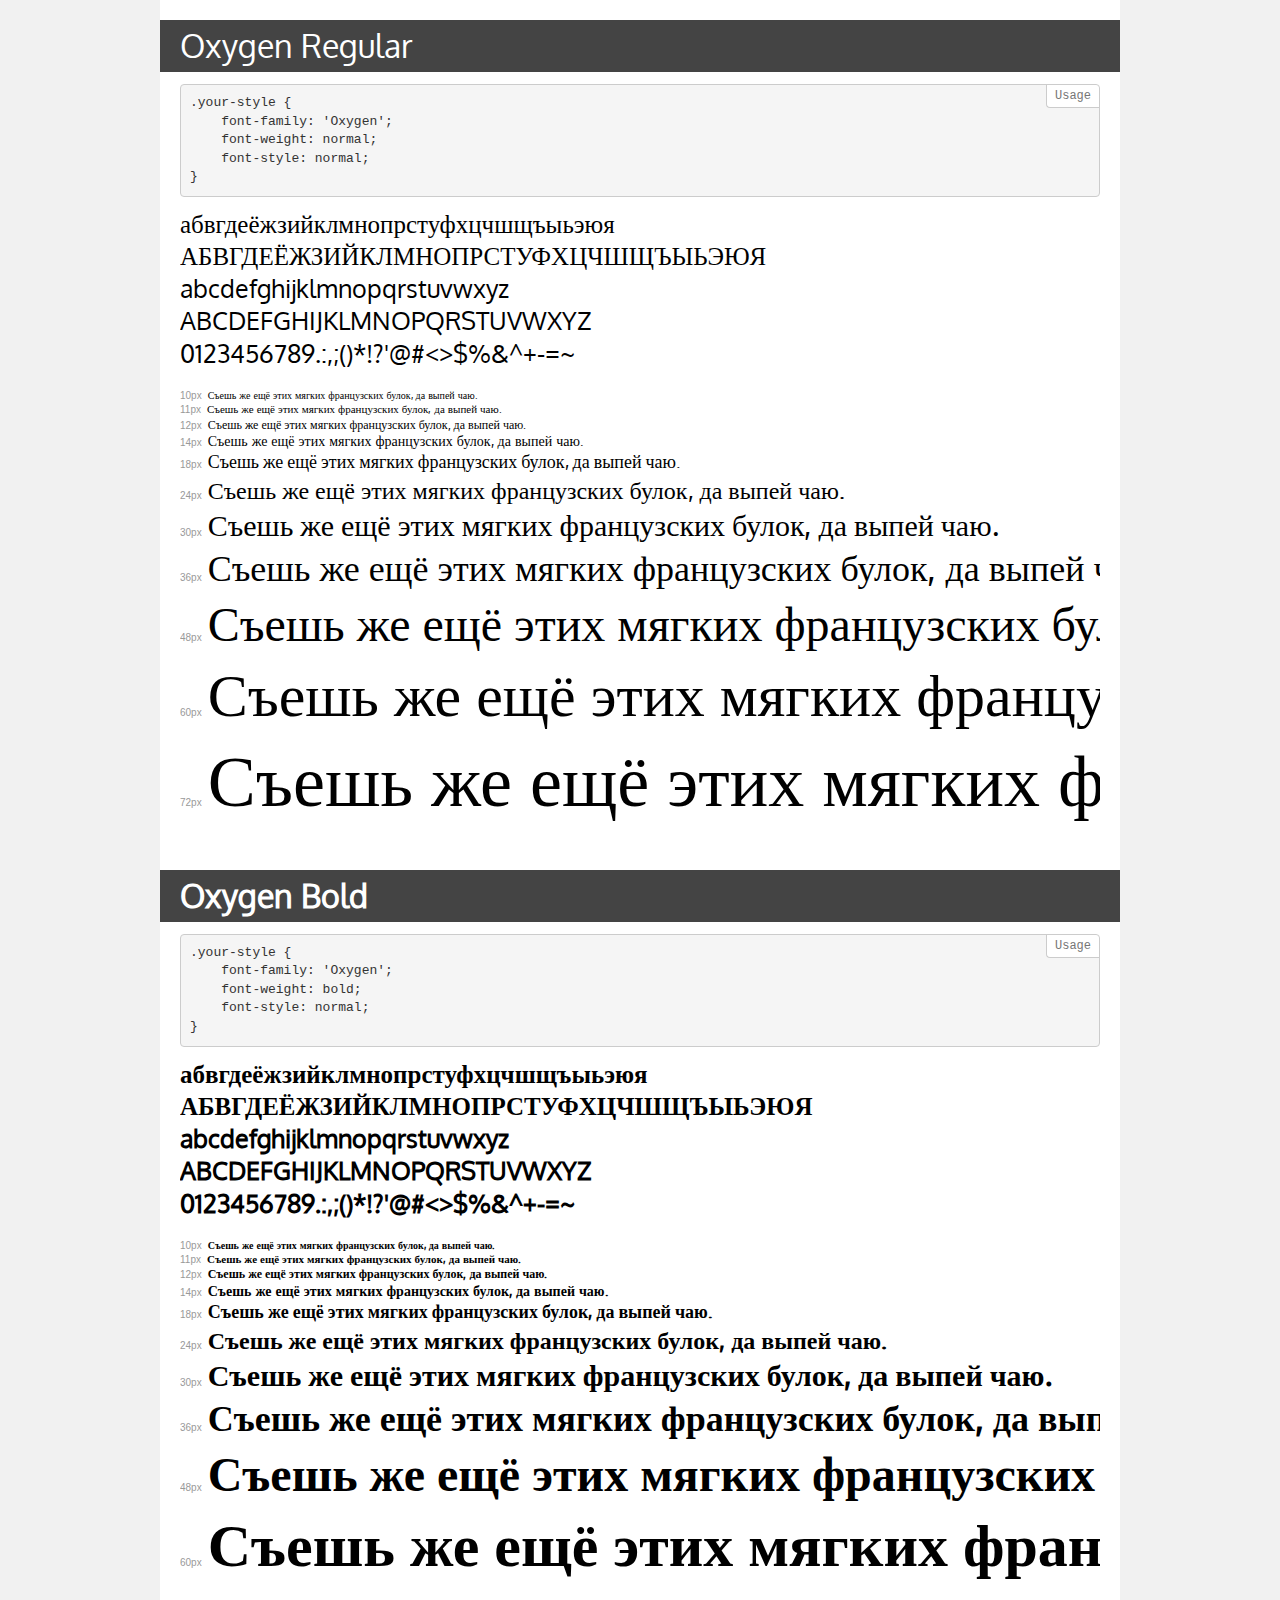
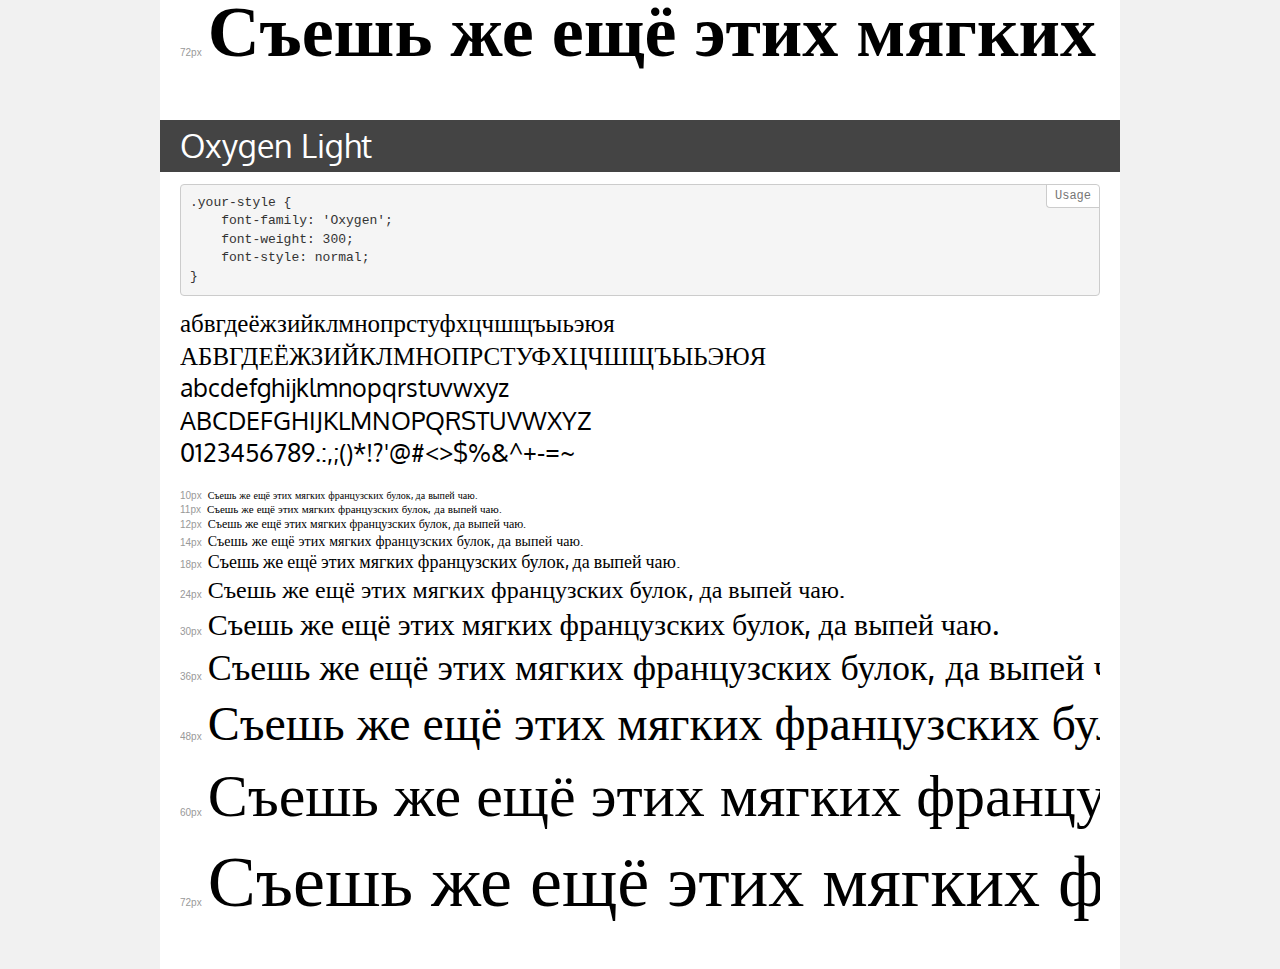
<file: fonts/demo.html>
<!DOCTYPE html>
<html>
<head>
    <meta charset="utf-8">
    <meta http-equiv="X-UA-Compatible" content="IE=edge">
    <meta name="viewport" content="width=device-width, initial-scale=1">
    <meta name="robots" content="noindex, noarchive">
    <meta name="format-detection" content="telephone=no">
    <title>Transfonter demo</title>
    <link href="stylesheet.css" rel="stylesheet">
    <style>
        /*
        http://meyerweb.com/eric/tools/css/reset/
        v2.0 | 20110126
        License: none (public domain)
        */
        html, body, div, span, applet, object, iframe,
        h1, h2, h3, h4, h5, h6, p, blockquote, pre,
        a, abbr, acronym, address, big, cite, code,
        del, dfn, em, img, ins, kbd, q, s, samp,
        small, strike, strong, sub, sup, tt, var,
        b, u, i, center,
        dl, dt, dd, ol, ul, li,
        fieldset, form, label, legend,
        table, caption, tbody, tfoot, thead, tr, th, td,
        article, aside, canvas, details, embed,
        figure, figcaption, footer, header, hgroup,
        menu, nav, output, ruby, section, summary,
        time, mark, audio, video {
            margin: 0;
            padding: 0;
            border: 0;
            font-size: 100%;
            font: inherit;
            vertical-align: baseline;
        }
        /* HTML5 display-role reset for older browsers */
        article, aside, details, figcaption, figure,
        footer, header, hgroup, menu, nav, section {
            display: block;
        }
        body {
            line-height: 1;
        }
        ol, ul {
            list-style: none;
        }
        blockquote, q {
            quotes: none;
        }
        blockquote:before, blockquote:after,
        q:before, q:after {
            content: '';
            content: none;
        }
        table {
            border-collapse: collapse;
            border-spacing: 0;
        }
        /* common styles */
        body {
            background: #f1f1f1;
            color: #000;
        }
        .page {
            background: #fff;
            width: 920px;
            margin: 0 auto;
            padding: 20px 20px 0 20px;
            overflow: hidden;
        }
        .font-container {
            overflow-x: auto;
            overflow-y: hidden;
            margin-bottom: 40px;
            line-height: 1.3;
            white-space: nowrap;
            padding-bottom: 5px;
        }
        h1 {
            position: relative;
            background: #444;
            font-size: 32px;
            color: #fff;
            padding: 10px 20px;
            margin: 0 -20px 12px -20px;
        }
        .letters {
            font-size: 25px;
            margin-bottom: 20px;
        }
        .s10:before {
            content: '10px';
        }
        .s11:before {
            content: '11px';
        }
        .s12:before {
            content: '12px';
        }
        .s14:before {
            content: '14px';
        }
        .s18:before {
            content: '18px';
        }
        .s24:before {
            content: '24px';
        }
        .s30:before {
            content: '30px';
        }
        .s36:before {
            content: '36px';
        }
        .s48:before {
            content: '48px';
        }
        .s60:before {
            content: '60px';
        }
        .s72:before {
            content: '72px';
        }
        .s10:before, .s11:before, .s12:before, .s14:before,
        .s18:before, .s24:before, .s30:before, .s36:before,
        .s48:before, .s60:before, .s72:before {
            font-family: Arial, sans-serif;
            font-size: 10px;
            font-weight: normal;
            font-style: normal;
            color: #999;
            padding-right: 6px;
        }
        pre {
            display: block;
            position: relative;
            padding: 9px;
            margin: 0 0 10px;
            font-family: Monaco, Menlo, Consolas, "Courier New", monospace !important;
            font-size: 13px;
            line-height: 1.428571429;
            color: #333;
            font-weight: normal !important;
            font-style: normal !important;
            background-color: #f5f5f5;
            border: 1px solid #ccc;
            overflow-x: auto;
            border-radius: 4px;
        }
        pre:after {
            display: block;
            position: absolute;
            right: 0;
            top: 0;
            content: 'Usage';
            line-height: 1;
            padding: 5px 8px;
            font-size: 12px;
            color: #767676;
            background-color: #fff;
            border: 1px solid #ccc;
            border-right: none;
            border-top: none;
            border-radius: 0 4px 0 4px;
            z-index: 10;
        }
        /* responsive */
        @media (max-width: 959px) {
            .page {
                width: auto;
                margin: 0;
            }
        }
    </style>
</head>
<body>
<div class="page">
    <div class="demo" style="font-family: 'Oxygen'; font-weight: normal; font-style: normal;">
        <h1>Oxygen Regular</h1>
        <pre>.your-style {
    font-family: 'Oxygen';
    font-weight: normal;
    font-style: normal;
}</pre>
        <div class="font-container">
            <p class="letters">
                абвгдеёжзийклмнопрстуфхцчшщъыьэюя<br>
АБВГДЕЁЖЗИЙКЛМНОПРСТУФХЦЧШЩЪЫЬЭЮЯ<br>
abcdefghijklmnopqrstuvwxyz<br>
ABCDEFGHIJKLMNOPQRSTUVWXYZ<br>
                0123456789.:,;()*!?'@#<>$%&^+-=~
            </p>
            <p class="s10" style="font-size: 10px;">Съешь же ещё этих мягких французских булок, да выпей чаю.</p>
            <p class="s11" style="font-size: 11px;">Съешь же ещё этих мягких французских булок, да выпей чаю.</p>
            <p class="s12" style="font-size: 12px;">Съешь же ещё этих мягких французских булок, да выпей чаю.</p>
            <p class="s14" style="font-size: 14px;">Съешь же ещё этих мягких французских булок, да выпей чаю.</p>
            <p class="s18" style="font-size: 18px;">Съешь же ещё этих мягких французских булок, да выпей чаю.</p>
            <p class="s24" style="font-size: 24px;">Съешь же ещё этих мягких французских булок, да выпей чаю.</p>
            <p class="s30" style="font-size: 30px;">Съешь же ещё этих мягких французских булок, да выпей чаю.</p>
            <p class="s36" style="font-size: 36px;">Съешь же ещё этих мягких французских булок, да выпей чаю.</p>
            <p class="s48" style="font-size: 48px;">Съешь же ещё этих мягких французских булок, да выпей чаю.</p>
            <p class="s60" style="font-size: 60px;">Съешь же ещё этих мягких французских булок, да выпей чаю.</p>
            <p class="s72" style="font-size: 72px;">Съешь же ещё этих мягких французских булок, да выпей чаю.</p>
        </div>
    </div>
    <div class="demo" style="font-family: 'Oxygen'; font-weight: bold; font-style: normal;">
        <h1>Oxygen Bold</h1>
        <pre>.your-style {
    font-family: 'Oxygen';
    font-weight: bold;
    font-style: normal;
}</pre>
        <div class="font-container">
            <p class="letters">
                абвгдеёжзийклмнопрстуфхцчшщъыьэюя<br>
АБВГДЕЁЖЗИЙКЛМНОПРСТУФХЦЧШЩЪЫЬЭЮЯ<br>
abcdefghijklmnopqrstuvwxyz<br>
ABCDEFGHIJKLMNOPQRSTUVWXYZ<br>
                0123456789.:,;()*!?'@#<>$%&^+-=~
            </p>
            <p class="s10" style="font-size: 10px;">Съешь же ещё этих мягких французских булок, да выпей чаю.</p>
            <p class="s11" style="font-size: 11px;">Съешь же ещё этих мягких французских булок, да выпей чаю.</p>
            <p class="s12" style="font-size: 12px;">Съешь же ещё этих мягких французских булок, да выпей чаю.</p>
            <p class="s14" style="font-size: 14px;">Съешь же ещё этих мягких французских булок, да выпей чаю.</p>
            <p class="s18" style="font-size: 18px;">Съешь же ещё этих мягких французских булок, да выпей чаю.</p>
            <p class="s24" style="font-size: 24px;">Съешь же ещё этих мягких французских булок, да выпей чаю.</p>
            <p class="s30" style="font-size: 30px;">Съешь же ещё этих мягких французских булок, да выпей чаю.</p>
            <p class="s36" style="font-size: 36px;">Съешь же ещё этих мягких французских булок, да выпей чаю.</p>
            <p class="s48" style="font-size: 48px;">Съешь же ещё этих мягких французских булок, да выпей чаю.</p>
            <p class="s60" style="font-size: 60px;">Съешь же ещё этих мягких французских булок, да выпей чаю.</p>
            <p class="s72" style="font-size: 72px;">Съешь же ещё этих мягких французских булок, да выпей чаю.</p>
        </div>
    </div>
    <div class="demo" style="font-family: 'Oxygen'; font-weight: 300; font-style: normal;">
        <h1>Oxygen Light</h1>
        <pre>.your-style {
    font-family: 'Oxygen';
    font-weight: 300;
    font-style: normal;
}</pre>
        <div class="font-container">
            <p class="letters">
                абвгдеёжзийклмнопрстуфхцчшщъыьэюя<br>
АБВГДЕЁЖЗИЙКЛМНОПРСТУФХЦЧШЩЪЫЬЭЮЯ<br>
abcdefghijklmnopqrstuvwxyz<br>
ABCDEFGHIJKLMNOPQRSTUVWXYZ<br>
                0123456789.:,;()*!?'@#<>$%&^+-=~
            </p>
            <p class="s10" style="font-size: 10px;">Съешь же ещё этих мягких французских булок, да выпей чаю.</p>
            <p class="s11" style="font-size: 11px;">Съешь же ещё этих мягких французских булок, да выпей чаю.</p>
            <p class="s12" style="font-size: 12px;">Съешь же ещё этих мягких французских булок, да выпей чаю.</p>
            <p class="s14" style="font-size: 14px;">Съешь же ещё этих мягких французских булок, да выпей чаю.</p>
            <p class="s18" style="font-size: 18px;">Съешь же ещё этих мягких французских булок, да выпей чаю.</p>
            <p class="s24" style="font-size: 24px;">Съешь же ещё этих мягких французских булок, да выпей чаю.</p>
            <p class="s30" style="font-size: 30px;">Съешь же ещё этих мягких французских булок, да выпей чаю.</p>
            <p class="s36" style="font-size: 36px;">Съешь же ещё этих мягких французских булок, да выпей чаю.</p>
            <p class="s48" style="font-size: 48px;">Съешь же ещё этих мягких французских булок, да выпей чаю.</p>
            <p class="s60" style="font-size: 60px;">Съешь же ещё этих мягких французских булок, да выпей чаю.</p>
            <p class="s72" style="font-size: 72px;">Съешь же ещё этих мягких французских булок, да выпей чаю.</p>
        </div>
    </div>
</div>
</body>
</html>
</file>
<file: fonts/stylesheet.css>
@font-face {
    font-family: 'Oxygen';
    src: url('../fonts/Oxygen-Regular.eot');
    src: url('../fonts/Oxygen-Regular.eot?#iefix') format('embedded-opentype'), url('../fonts/Oxygen-Regular.woff2') format('woff2'), url('../fonts/Oxygen-Regular.woff') format('woff'), url('../fonts/Oxygen-Regular.ttf') format('truetype'), url('../fonts/Oxygen-Regular.svg#../fonts/Oxygen-Regular') format('svg');
    font-weight: normal;
    font-style: normal;
}

@font-face {
    font-family: 'Oxygen Bold';
    src: url('../fonts/Oxygen-Bold.eot');
    src: url('../fonts/Oxygen-Bold.eot?#iefix') format('embedded-opentype'), url('../fonts/Oxygen-Bold.woff2') format('woff2'), url('../fonts/Oxygen-Bold.woff') format('woff'), url('../fonts/Oxygen-Bold.ttf') format('truetype'), url('../fonts/Oxygen-Bold.svg#../fonts/Oxygen-Bold') format('svg');
    font-weight: bold;
    font-style: normal;
}

@font-face {
    font-family: 'Oxygen Light';
    src: url('../fonts/Oxygen-Light.eot');
    src: url('../fonts/Oxygen-Light.eot?#iefix') format('embedded-opentype'), url('../fonts/Oxygen-Light.woff2') format('woff2'), url('../fonts/Oxygen-Light.woff') format('woff'), url('../fonts/Oxygen-Light.ttf') format('truetype'), url('../fonts/Oxygen-Light.svg#../fonts/Oxygen-Light') format('svg');
    font-weight: 300;
    font-style: normal;
}
</file>
